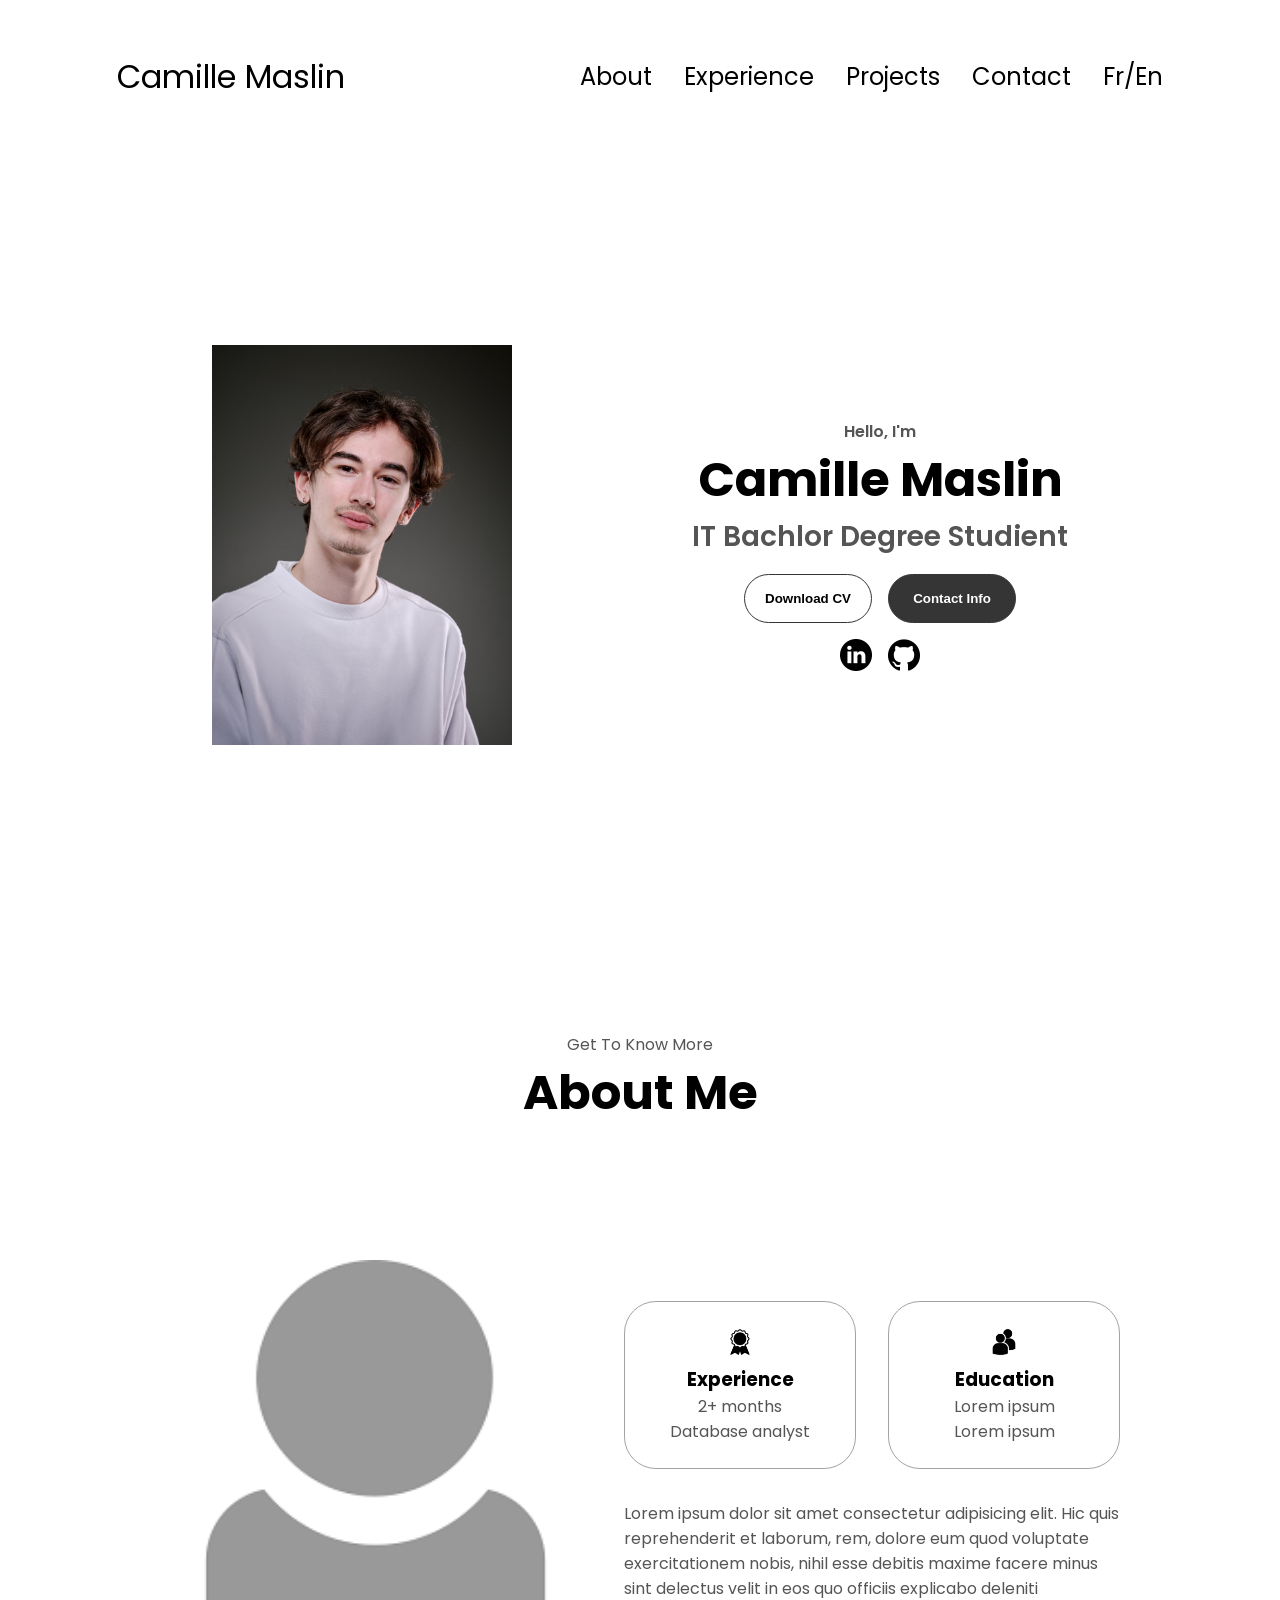
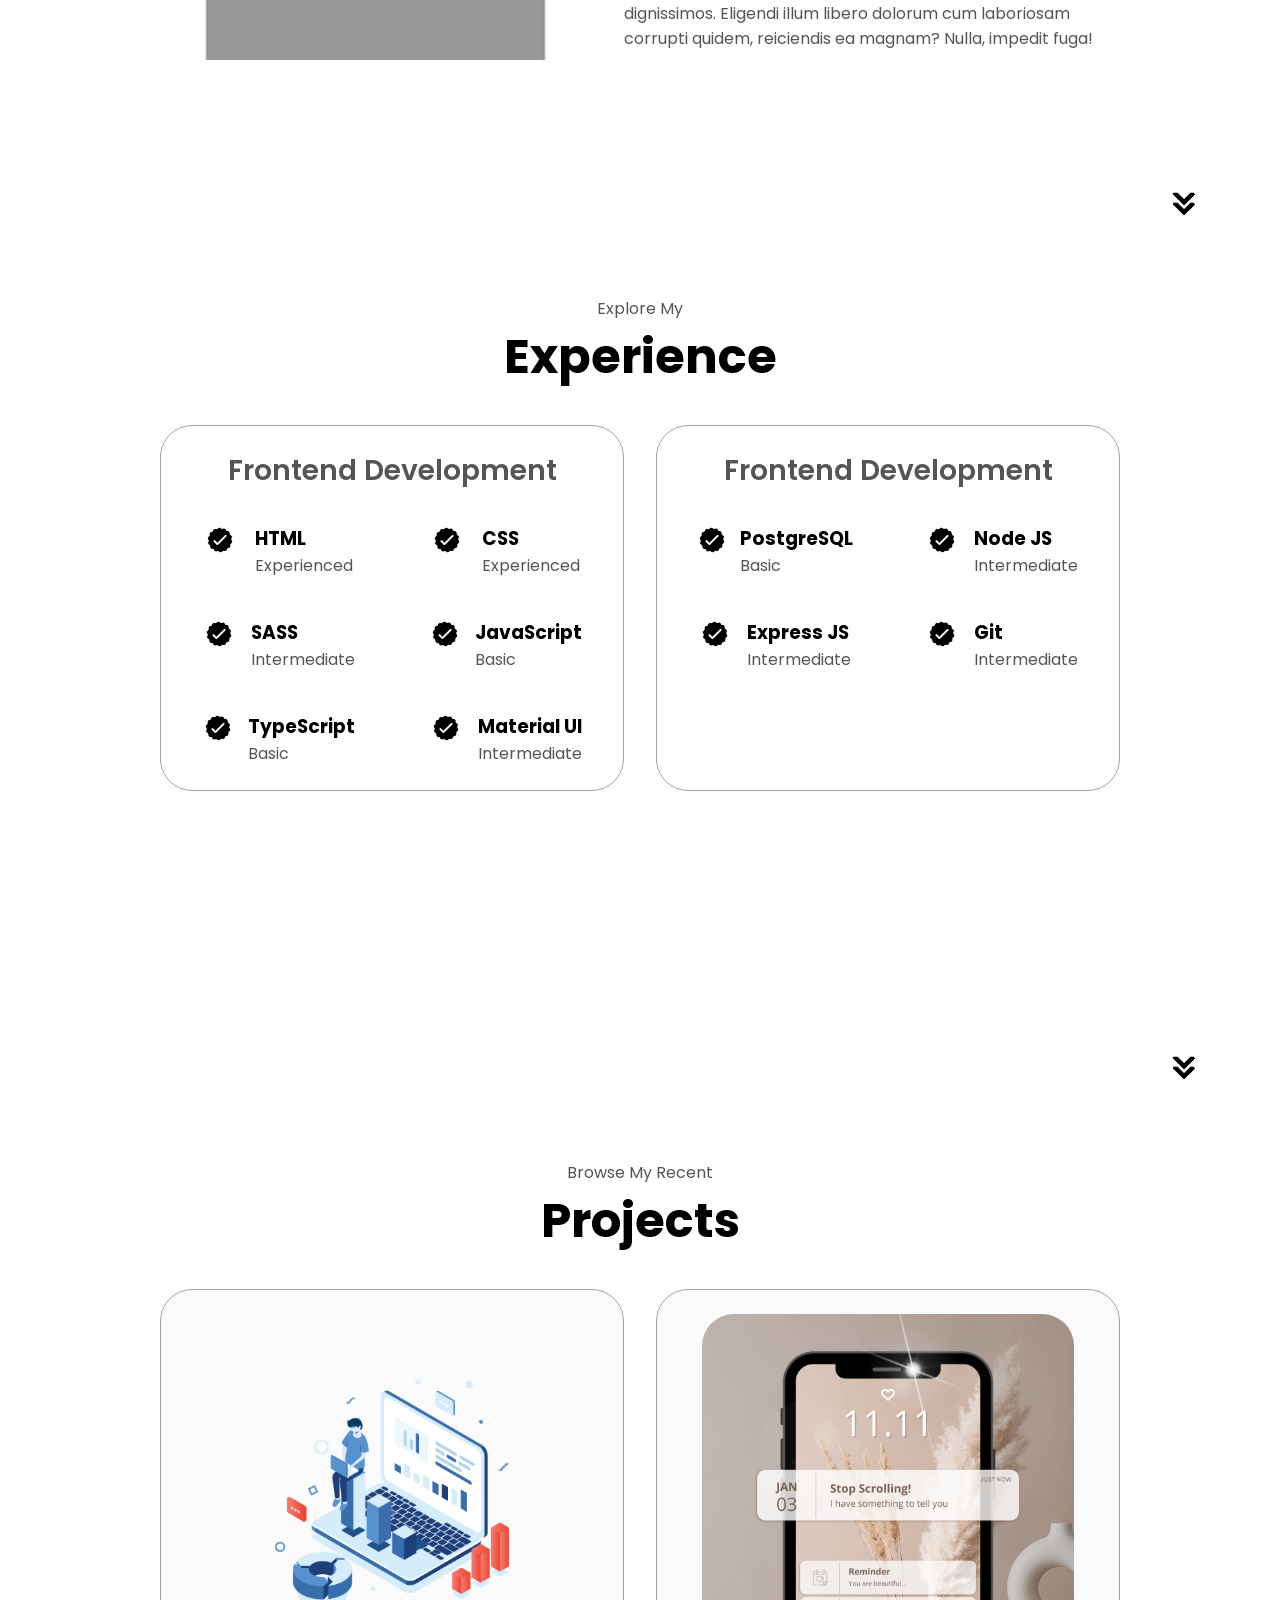
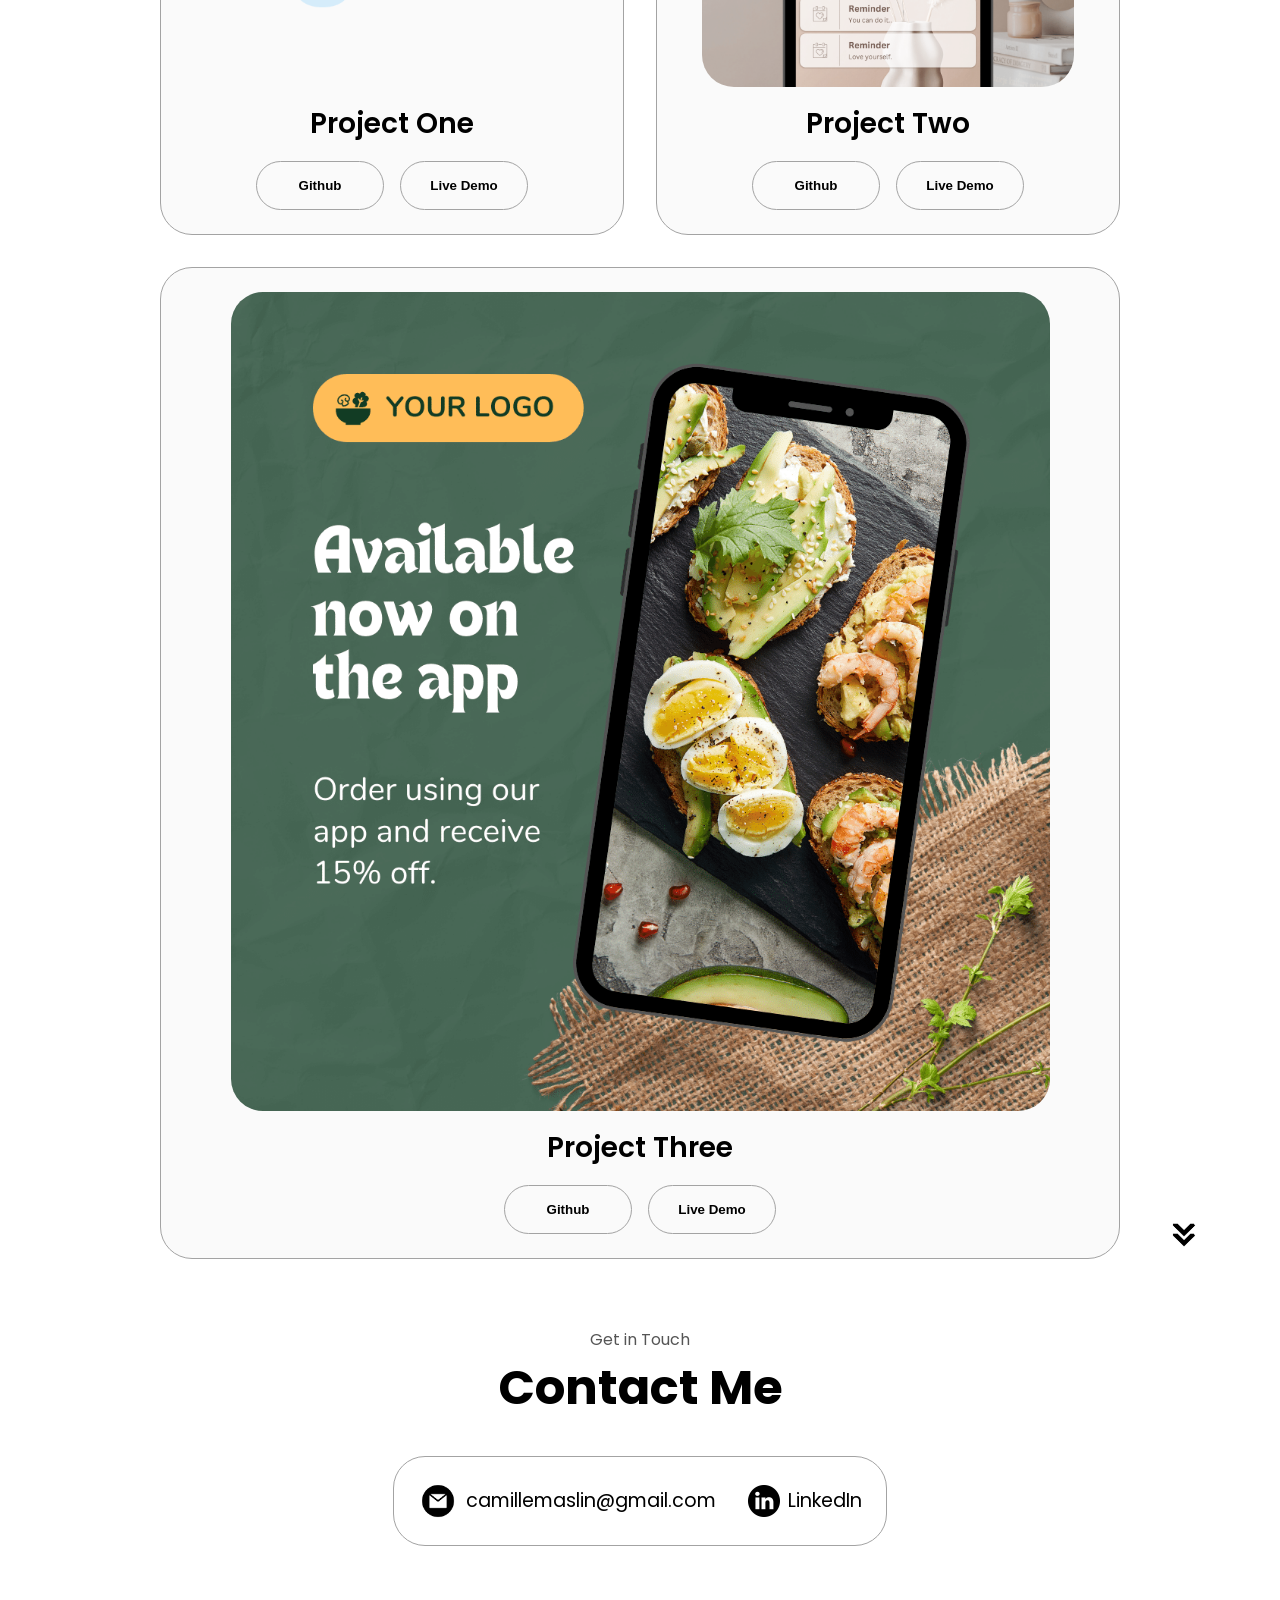
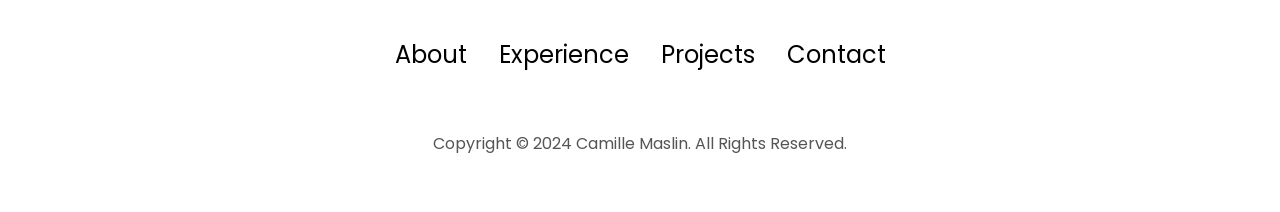
<file: index.html>
<!DOCTYPE html>
<html lang="en">
  <head>
    <meta charset="UTF-8" />
    <meta http-equiv="X-UA-Compatible" content="IE=edge" />
    <meta name="viewport" content="width=device-width, initial-scale=1.0" />
    <title>My Portfolio</title>
    <link rel="stylesheet" href="style.css" />
    <link rel="stylesheet" href="mediaqueries.css" />
  </head>
  <body>
    <nav id="desktop-nav">
      <div class="logo">Camille Maslin</div>
      <div>
        <ul class="nav-links">
          <li><a href="#about">About</a></li>
          <li><a href="#experience">Experience</a></li>
          <li><a href="#projects">Projects</a></li>
          <li><a href="#contact">Contact</a></li>
          <li><a href="index_Francais.html">Fr/En</a></li>
        </ul>
      </div>
    </nav>
    <nav id="hamburger-nav">
      <div class="logo">Camille Maslin</div>
      <div class="hamburger-menu">
        <div class="hamburger-icon" onclick="toggleMenu()">
          <span></span>
          <span></span>
          <span></span>
        </div>
        <div class="menu-links">
          <li><a href="#about" onclick="toggleMenu()">About</a></li>
          <li><a href="#experience" onclick="toggleMenu()">Experience</a></li>
          <li><a href="#projects" onclick="toggleMenu()">Projects</a></li>
          <li><a href="#contact" onclick="toggleMenu()">Contact</a></li>
        </div>
      </div>
    </nav>
    <section id="profile">
      <div class="section__pic-container">
        <img src="./assets/profile-pic.png" alt="Camille Maslin profile picture" />
      </div>
      <div class="section__text">
        <p class="section__text__p1">Hello, I'm</p>
        <h1 class="title">Camille Maslin</h1>
        <p class="section__text__p2">IT Bachlor Degree Studient</p>
        <div class="btn-container">
          <button
            class="btn btn-color-2"
            onclick="window.open('./assets/resume-example.pdf')"
          >
            Download CV
          </button>
          <button class="btn btn-color-1" onclick="location.href='./#contact'">
            Contact Info
          </button>
        </div>
        <div id="socials-container">
          <img
            src="./assets/linkedin.png"
            alt="My LinkedIn profile"
            class="icon"
            onclick="location.href='https://linkedin.com/in/camille-maslin'"
          />
          <img
            src="./assets/github.png"
            alt="My Github profile"
            class="icon"
            onclick="location.href='https://github.com/'"
          />
        </div>
      </div>
    </section>
    <section id="about">
      <p class="section__text__p1">Get To Know More</p>
      <h1 class="title">About Me</h1>
      <div class="section-container">
        <div class="section__pic-container">
          <img
            src="./assets/about-pic.png"
            alt="Profile picture"
            class="about-pic"
          />
        </div>
        <div class="about-details-container">
          <div class="about-containers">
            <div class="details-container">
              <img
                src="./assets/experience.png"
                alt="Experience icon"
                class="icon"
              />
              <h3>Experience</h3>
              <p>2+ months <br />Database analyst</p>
            </div>
            <div class="details-container">
              <img
                src="./assets/education.png"
                alt="Education icon"
                class="icon"
              />
              <h3>Education</h3>
              <p>Lorem ipsum<br />Lorem ipsum</p>
            </div>
          </div>
          <div class="text-container">
            <p>
              Lorem ipsum dolor sit amet consectetur adipisicing elit. Hic quis
              reprehenderit et laborum, rem, dolore eum quod voluptate
              exercitationem nobis, nihil esse debitis maxime facere minus sint
              delectus velit in eos quo officiis explicabo deleniti dignissimos.
              Eligendi illum libero dolorum cum laboriosam corrupti quidem,
              reiciendis ea magnam? Nulla, impedit fuga!
            </p>
          </div>
        </div>
      </div>
      <img
        src="./assets/arrow.png"
        alt="Arrow icon"
        class="icon arrow"
        onclick="location.href='./#experience'"
      />
    </section>
    <section id="experience">
      <p class="section__text__p1">Explore My</p>
      <h1 class="title">Experience</h1>
      <div class="experience-details-container">
        <div class="about-containers">
          <div class="details-container">
            <h2 class="experience-sub-title">Frontend Development</h2>
            <div class="article-container">
              <article>
                <img
                  src="./assets/checkmark.png"
                  alt="Experience icon"
                  class="icon"
                />
                <div>
                  <h3>HTML</h3>
                  <p>Experienced</p>
                </div>
              </article>
              <article>
                <img
                  src="./assets/checkmark.png"
                  alt="Experience icon"
                  class="icon"
                />
                <div>
                  <h3>CSS</h3>
                  <p>Experienced</p>
                </div>
              </article>
              <article>
                <img
                  src="./assets/checkmark.png"
                  alt="Experience icon"
                  class="icon"
                />
                <div>
                  <h3>SASS</h3>
                  <p>Intermediate</p>
                </div>
              </article>
              <article>
                <img
                  src="./assets/checkmark.png"
                  alt="Experience icon"
                  class="icon"
                />
                <div>
                  <h3>JavaScript</h3>
                  <p>Basic</p>
                </div>
              </article>
              <article>
                <img
                  src="./assets/checkmark.png"
                  alt="Experience icon"
                  class="icon"
                />
                <div>
                  <h3>TypeScript</h3>
                  <p>Basic</p>
                </div>
              </article>
              <article>
                <img
                  src="./assets/checkmark.png"
                  alt="Experience icon"
                  class="icon"
                />
                <div>
                  <h3>Material UI</h3>
                  <p>Intermediate</p>
                </div>
              </article>
            </div>
          </div>
          <div class="details-container">
            <h2 class="experience-sub-title">Frontend Development</h2>
            <div class="article-container">
              <article>
                <img
                  src="./assets/checkmark.png"
                  alt="Experience icon"
                  class="icon"
                />
                <div>
                  <h3>PostgreSQL</h3>
                  <p>Basic</p>
                </div>
              </article>
              <article>
                <img
                  src="./assets/checkmark.png"
                  alt="Experience icon"
                  class="icon"
                />
                <div>
                  <h3>Node JS</h3>
                  <p>Intermediate</p>
                </div>
              </article>
              <article>
                <img
                  src="./assets/checkmark.png"
                  alt="Experience icon"
                  class="icon"
                />
                <div>
                  <h3>Express JS</h3>
                  <p>Intermediate</p>
                </div>
              </article>
              <article>
                <img
                  src="./assets/checkmark.png"
                  alt="Experience icon"
                  class="icon"
                />
                <div>
                  <h3>Git</h3>
                  <p>Intermediate</p>
                </div>
              </article>
            </div>
          </div>
        </div>
      </div>
      <img
        src="./assets/arrow.png"
        alt="Arrow icon"
        class="icon arrow"
        onclick="location.href='./#projects'"
      />
    </section>
    <section id="projects">
      <p class="section__text__p1">Browse My Recent</p>
      <h1 class="title">Projects</h1>
      <div class="experience-details-container">
        <div class="about-containers">
          <div class="details-container color-container">
            <div class="article-container">
              <img
                src="./assets/project-1.png"
                alt="Project 1"
                class="project-img"
              />
            </div>
            <h2 class="experience-sub-title project-title">Project One</h2>
            <div class="btn-container">
              <button
                class="btn btn-color-2 project-btn"
                onclick="location.href='https://github.com/'"
              >
                Github
              </button>
              <button
                class="btn btn-color-2 project-btn"
                onclick="location.href='https://github.com/'"
              >
                Live Demo
              </button>
            </div>
          </div>
          <div class="details-container color-container">
            <div class="article-container">
              <img
                src="./assets/project-2.png"
                alt="Project 2"
                class="project-img"
              />
            </div>
            <h2 class="experience-sub-title project-title">Project Two</h2>
            <div class="btn-container">
              <button
                class="btn btn-color-2 project-btn"
                onclick="location.href='https://github.com/'"
              >
                Github
              </button>
              <button
                class="btn btn-color-2 project-btn"
                onclick="location.href='https://github.com/'"
              >
                Live Demo
              </button>
            </div>
          </div>
          <div class="details-container color-container">
            <div class="article-container">
              <img
                src="./assets/project-3.png"
                alt="Project 3"
                class="project-img"
              />
            </div>
            <h2 class="experience-sub-title project-title">Project Three</h2>
            <div class="btn-container">
              <button
                class="btn btn-color-2 project-btn"
                onclick="location.href='https://github.com/'"
              >
                Github
              </button>
              <button
                class="btn btn-color-2 project-btn"
                onclick="location.href='https://github.com/'"
              >
                Live Demo
              </button>
            </div>
          </div>
        </div>
      </div>
      <img
        src="./assets/arrow.png"
        alt="Arrow icon"
        class="icon arrow"
        onclick="location.href='./#contact'"
      />
    </section>
    <section id="contact">
      <p class="section__text__p1">Get in Touch</p>
      <h1 class="title">Contact Me</h1>
      <div class="contact-info-upper-container">
        <div class="contact-info-container">
          <img
            src="./assets/email.png"
            alt="Email icon"
            class="icon contact-icon email-icon"
          />
          <p><a href="mailto:camillemaslin@gmail.com">camillemaslin@gmail.com</a></p>
        </div>
        <div class="contact-info-container">
          <img
            src="./assets/linkedin.png"
            alt="LinkedIn icon"
            class="icon contact-icon"
          />
          <p><a href="https://www.linkedin.com/in/camille-maslin">LinkedIn</a></p>
        </div>
      </div>
    </section>
    <footer>
      <nav>
        <div class="nav-links-container">
          <ul class="nav-links">
            <li><a href="#about">About</a></li>
            <li><a href="#experience">Experience</a></li>
            <li><a href="#projects">Projects</a></li>
            <li><a href="#contact">Contact</a></li>
          </ul>
        </div>
      </nav>
      <p>Copyright &#169; 2024 Camille Maslin. All Rights Reserved.</p>
    </footer>
    <script src="script.js"></script>
  </body>
</html>
</file>
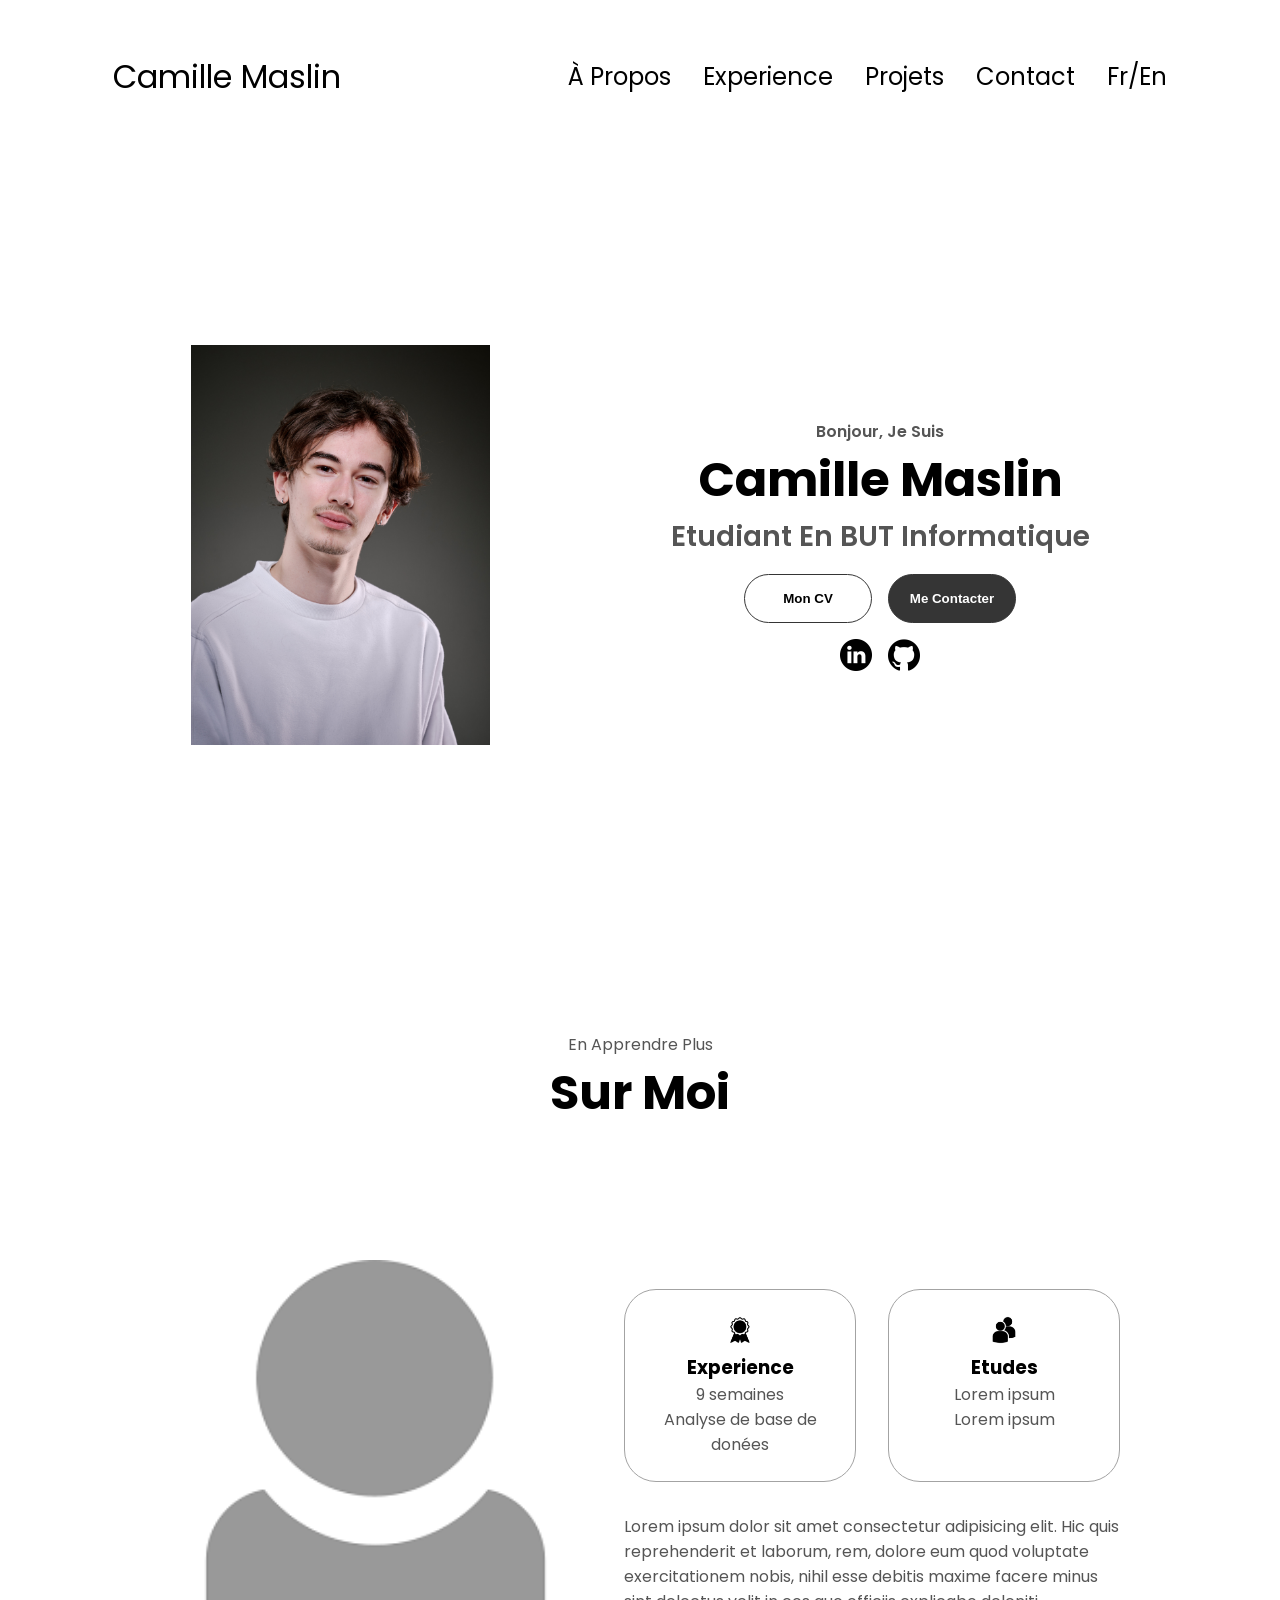
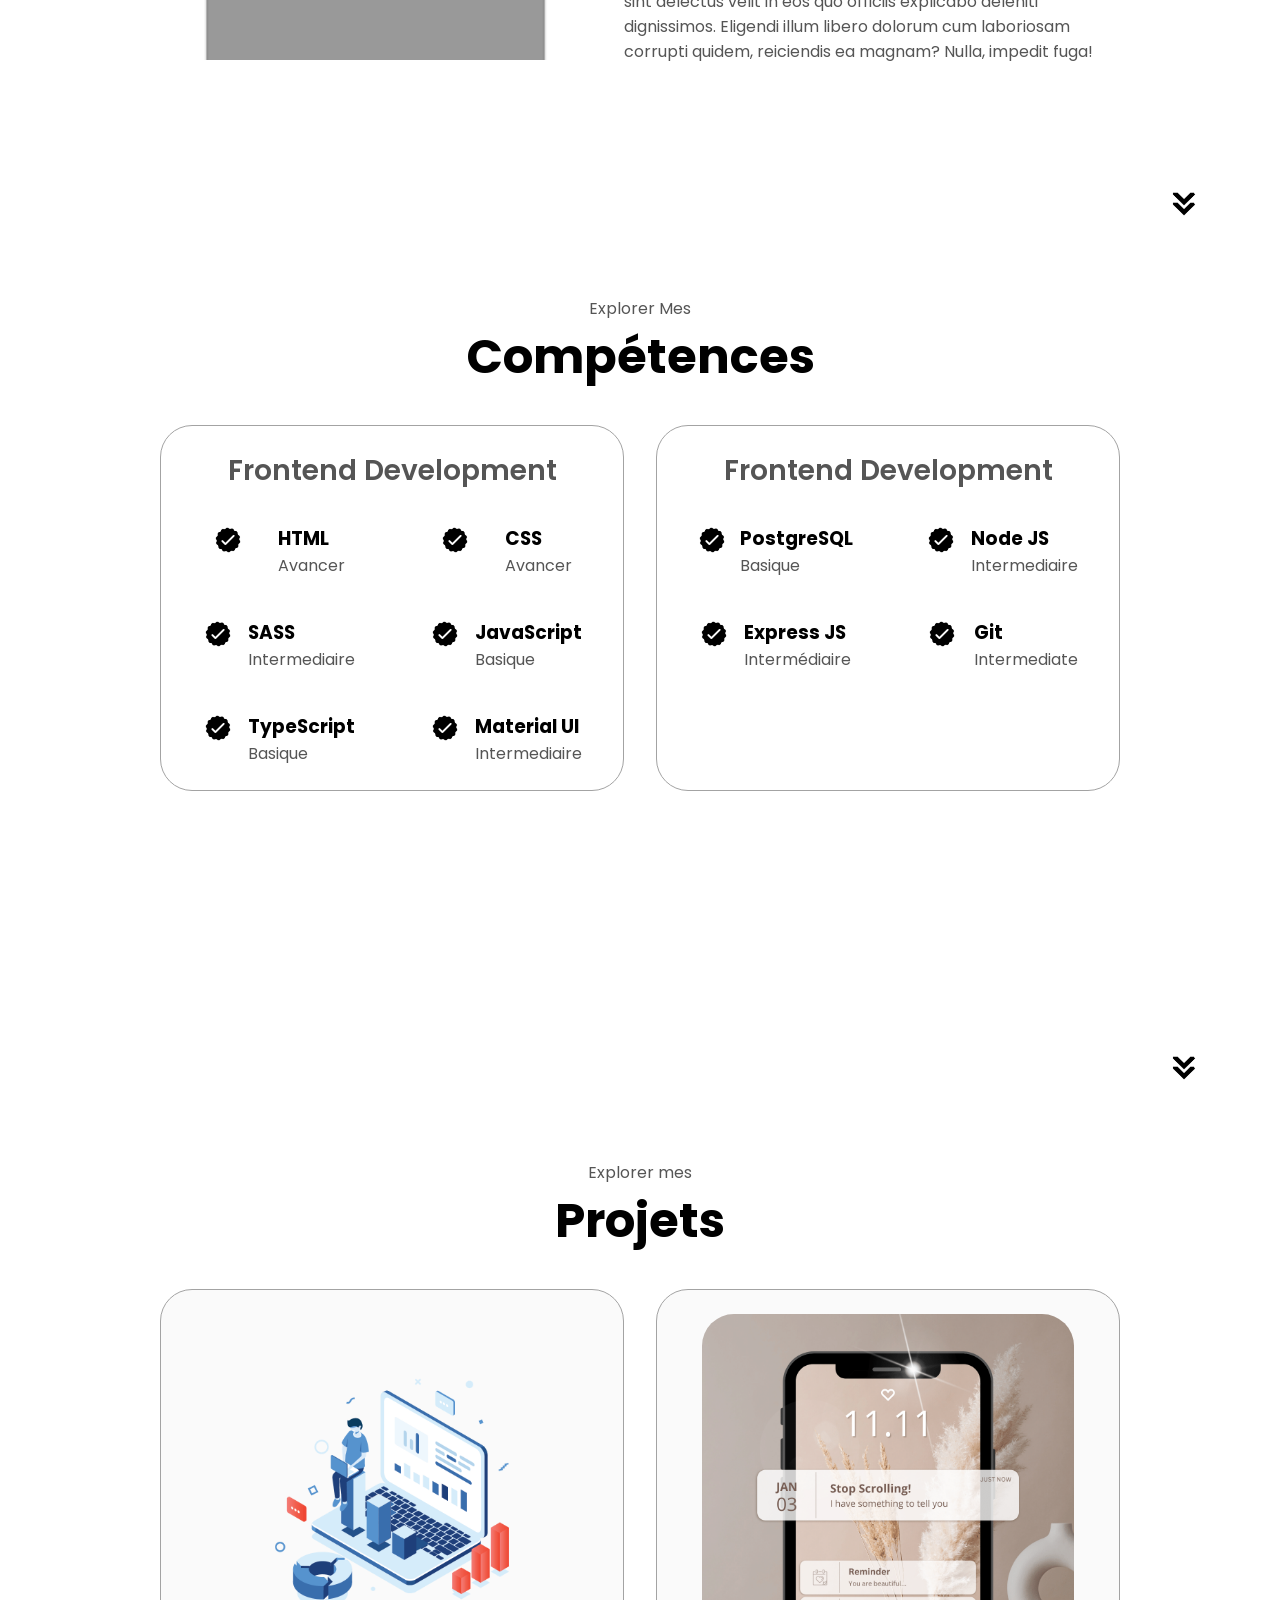
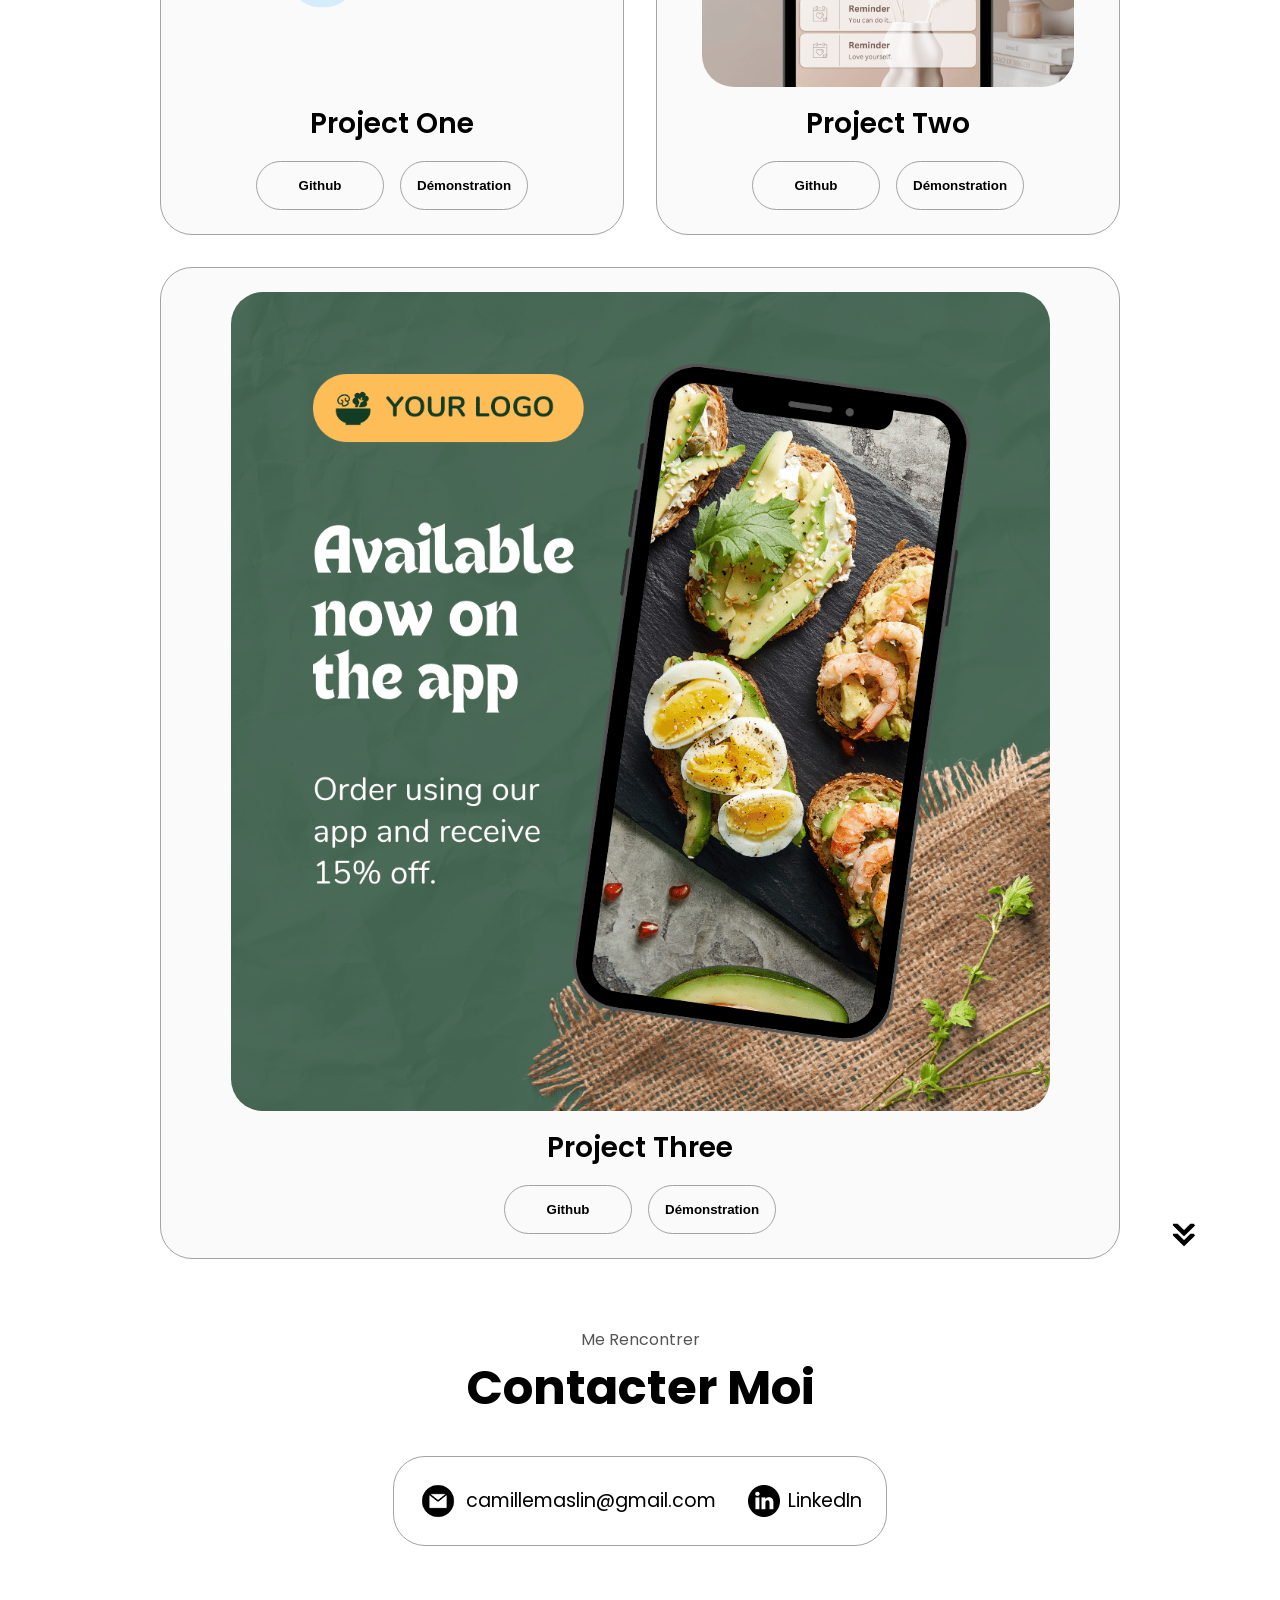
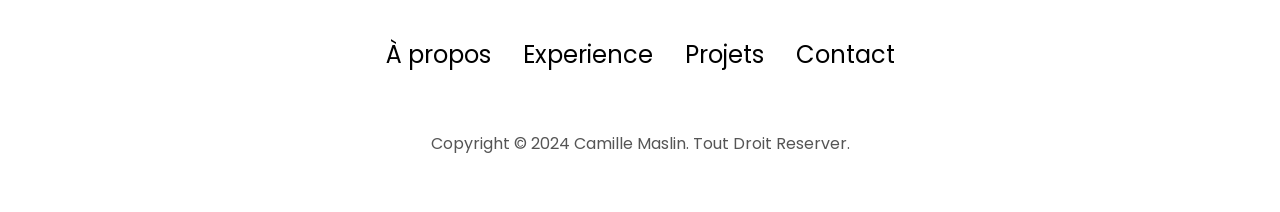
<file: index_Francais.html>
<!DOCTYPE html>
<html lang="en">
  <head>
    <meta charset="UTF-8" />
    <meta http-equiv="X-UA-Compatible" content="IE=edge" />
    <meta name="viewport" content="width=device-width, initial-scale=1.0" />
    <title>My Portfolio</title>
    <link rel="stylesheet" href="style.css" />
    <link rel="stylesheet" href="mediaqueries.css" />
  </head>
  <body>
    <nav id="desktop-nav">
      <div class="logo">Camille Maslin</div>
      <div>
        <ul class="nav-links">
          <li><a href="#about">À Propos</a></li>
          <li><a href="#experience">Experience</a></li>
          <li><a href="#projects">Projets</a></li>
          <li><a href="#contact">Contact</a></li>
          <li><a href="#Fr/En">Fr/En</a></li>
        </ul>
      </div>
    </nav>
    <nav id="hamburger-nav">
      <div class="logo">Camille Maslin</div>
      <div class="hamburger-menu">
        <div class="hamburger-icon" onclick="toggleMenu()">
          <span></span>
          <span></span>
          <span></span>
        </div>
        <div class="menu-links">
          <li><a href="#about" onclick="toggleMenu()">À Propos</a></li>
          <li><a href="#experience" onclick="toggleMenu()">Experience</a></li>
          <li><a href="#projects" onclick="toggleMenu()">Projets</a></li>
          <li><a href="#contact" onclick="toggleMenu()">Contact</a></li>
        </div>
      </div>
    </nav>
    <section id="profile">
      <div class="section__pic-container">
        <img src="./assets/profile-pic.png" alt="foto de profil de Camille Maslin" />
      </div>
      <div class="section__text">
        <p class="section__text__p1">Bonjour, Je Suis</p>
        <h1 class="title">Camille Maslin</h1>
        <p class="section__text__p2">Etudiant En BUT Informatique</p>
        <div class="btn-container">
          <button
            class="btn btn-color-2"
            onclick="window.open('./assets/resume-example.pdf')"
          >
            Mon CV
          </button>
          <button class="btn btn-color-1" onclick="location.href='./#contact'">
            Me Contacter
          </button>
        </div>
        <div id="socials-container">
          <img
            src="./assets/linkedin.png"
            alt="My LinkedIn profile"
            class="icon"
            onclick="location.href='https://linkedin.com/in/camille-maslin'"
          />
          <img
            src="./assets/github.png"
            alt="My Github profile"
            class="icon"
            onclick="location.href='https://github.com/'"
          />
        </div>
      </div>
    </section>
    <section id="about">
      <p class="section__text__p1">En Apprendre Plus</p>
      <h1 class="title">Sur Moi</h1>
      <div class="section-container">
        <div class="section__pic-container">
          <img
            src="./assets/about-pic.png"
            alt="Profile picture"
            class="about-pic"
          />
        </div>
        <div class="about-details-container">
          <div class="about-containers">
            <div class="details-container">
              <img
                src="./assets/experience.png"
                alt="Experience icon"
                class="icon"
              />
              <h3>Experience</h3>
              <p>9 semaines <br />Analyse de base de donées</p>
            </div>
            <div class="details-container">
              <img
                src="./assets/education.png"
                alt="Education icon"
                class="icon"
              />
              <h3>Etudes</h3>
              <p>Lorem ipsum<br />Lorem ipsum</p>
            </div>
          </div>
          <div class="text-container">
            <p>
              Lorem ipsum dolor sit amet consectetur adipisicing elit. Hic quis
              reprehenderit et laborum, rem, dolore eum quod voluptate
              exercitationem nobis, nihil esse debitis maxime facere minus sint
              delectus velit in eos quo officiis explicabo deleniti dignissimos.
              Eligendi illum libero dolorum cum laboriosam corrupti quidem,
              reiciendis ea magnam? Nulla, impedit fuga!
            </p>
          </div>
        </div>
      </div>
      <img
        src="./assets/arrow.png"
        alt="Arrow icon"
        class="icon arrow"
        onclick="location.href='./#experience'"
      />
    </section>
    <section id="experience">
      <p class="section__text__p1">Explorer Mes</p>
      <h1 class="title">Compétences</h1>
      <div class="experience-details-container">
        <div class="about-containers">
          <div class="details-container">
            <h2 class="experience-sub-title">Frontend Development</h2>
            <div class="article-container">
              <article>
                <img
                  src="./assets/checkmark.png"
                  alt="Experience icon"
                  class="icon"
                />
                <div>
                  <h3>HTML</h3>
                  <p>Avancer</p>
                </div>
              </article>
              <article>
                <img
                  src="./assets/checkmark.png"
                  alt="Experience icon"
                  class="icon"
                />
                <div>
                  <h3>CSS</h3>
                  <p>Avancer</p>
                </div>
              </article>
              <article>
                <img
                  src="./assets/checkmark.png"
                  alt="Experience icon"
                  class="icon"
                />
                <div>
                  <h3>SASS</h3>
                  <p>Intermediaire</p>
                </div>
              </article>
              <article>
                <img
                  src="./assets/checkmark.png"
                  alt="Experience icon"
                  class="icon"
                />
                <div>
                  <h3>JavaScript</h3>
                  <p>Basique</p>
                </div>
              </article>
              <article>
                <img
                  src="./assets/checkmark.png"
                  alt="Experience icon"
                  class="icon"
                />
                <div>
                  <h3>TypeScript</h3>
                  <p>Basique</p>
                </div>
              </article>
              <article>
                <img
                  src="./assets/checkmark.png"
                  alt="Experience icon"
                  class="icon"
                />
                <div>
                  <h3>Material UI</h3>
                  <p>Intermediaire</p>
                </div>
              </article>
            </div>
          </div>
          <div class="details-container">
            <h2 class="experience-sub-title">Frontend Development</h2>
            <div class="article-container">
              <article>
                <img
                  src="./assets/checkmark.png"
                  alt="Experience icon"
                  class="icon"
                />
                <div>
                  <h3>PostgreSQL</h3>
                  <p>Basique</p>
                </div>
              </article>
              <article>
                <img
                  src="./assets/checkmark.png"
                  alt="Experience icon"
                  class="icon"
                />
                <div>
                  <h3>Node JS</h3>
                  <p>Intermediaire</p>
                </div>
              </article>
              <article>
                <img
                  src="./assets/checkmark.png"
                  alt="Experience icon"
                  class="icon"
                />
                <div>
                  <h3>Express JS</h3>
                  <p>Intermédiaire</p>
                </div>
              </article>
              <article>
                <img
                  src="./assets/checkmark.png"
                  alt="Experience icon"
                  class="icon"
                />
                <div>
                  <h3>Git</h3>
                  <p>Intermediate</p>
                </div>
              </article>
            </div>
          </div>
        </div>
      </div>
      <img
        src="./assets/arrow.png"
        alt="Arrow icon"
        class="icon arrow"
        onclick="location.href='./#projects'"
      />
    </section>
    <section id="projects">
      <p class="section__text__p1">Explorer mes</p>
      <h1 class="title">Projets</h1>
      <div class="experience-details-container">
        <div class="about-containers">
          <div class="details-container color-container">
            <div class="article-container">
              <img
                src="./assets/project-1.png"
                alt="Project 1"
                class="project-img"
              />
            </div>
            <h2 class="experience-sub-title project-title">Project One</h2>
            <div class="btn-container">
              <button
                class="btn btn-color-2 project-btn"
                onclick="location.href='https://github.com/'"
              >
                Github
              </button>
              <button
                class="btn btn-color-2 project-btn"
                onclick="location.href='https://github.com/'"
              >
                Démonstration
              </button>
            </div>
          </div>
          <div class="details-container color-container">
            <div class="article-container">
              <img
                src="./assets/project-2.png"
                alt="Project 2"
                class="project-img"
              />
            </div>
            <h2 class="experience-sub-title project-title">Project Two</h2>
            <div class="btn-container">
              <button
                class="btn btn-color-2 project-btn"
                onclick="location.href='https://github.com/'"
              >
                Github
              </button>
              <button
                class="btn btn-color-2 project-btn"
                onclick="location.href='https://github.com/'"
              >
                Démonstration
              </button>
            </div>
          </div>
          <div class="details-container color-container">
            <div class="article-container">
              <img
                src="./assets/project-3.png"
                alt="Project 3"
                class="project-img"
              />
            </div>
            <h2 class="experience-sub-title project-title">Project Three</h2>
            <div class="btn-container">
              <button
                class="btn btn-color-2 project-btn"
                onclick="location.href='https://github.com/'"
              >
                Github
              </button>
              <button
                class="btn btn-color-2 project-btn"
                onclick="location.href='https://github.com/'"
              >
                Démonstration
              </button>
            </div>
          </div>
        </div>
      </div>
      <img
        src="./assets/arrow.png"
        alt="Arrow icon"
        class="icon arrow"
        onclick="location.href='./#contact'"
      />
    </section>
    <section id="contact">
      <p class="section__text__p1">Me Rencontrer</p>
      <h1 class="title">Contacter Moi</h1>
      <div class="contact-info-upper-container">
        <div class="contact-info-container">
          <img
            src="./assets/email.png"
            alt="Email icon"
            class="icon contact-icon email-icon"
          />
          <p><a href="mailto:camillemaslin@gmail.com">camillemaslin@gmail.com</a></p>
        </div>
        <div class="contact-info-container">
          <img
            src="./assets/linkedin.png"
            alt="LinkedIn icon"
            class="icon contact-icon"
          />
          <p><a href="https://www.linkedin.com/in/camille-maslin">LinkedIn</a></p>
        </div>
      </div>
    </section>
    <footer>
      <nav>
        <div class="nav-links-container">
          <ul class="nav-links">
            <li><a href="#about">À propos</a></li>
            <li><a href="#experience">Experience</a></li>
            <li><a href="#projects">Projets</a></li>
            <li><a href="#contact">Contact</a></li>
          </ul>
        </div>
      </nav>
      <p>Copyright &#169; 2024 Camille Maslin. Tout Droit Reserver.</p>
    </footer>
    <script src="script.js"></script>
  </body>
</html>
</file>
<file: style.css>
/* GENERAL */

@import url("https://fonts.googleapis.com/css2?family=Poppins:wght@300;400;500;600&display=swap");

* {
  margin: 0;
  padding: 0;
}

body {
  font-family: "Poppins", sans-serif;
}

html {
  scroll-behavior: smooth;
}

p {
  color: rgb(85, 85, 85);
}

/* TRANSITION */

a,
.btn {
  transition: all 300ms ease;
}

/* DESKTOP NAV */

nav,
.nav-links {
  display: flex;
}

nav {
  justify-content: space-around;
  align-items: center;
  height: 17vh;
}

.nav-links {
  gap: 2rem;
  list-style: none;
  font-size: 1.5rem;
}

a {
  color: black;
  text-decoration: none;
  text-decoration-color: white;
}

a:hover {
  color: grey;
  text-decoration: underline;
  text-underline-offset: 1rem;
  text-decoration-color: rgb(181, 181, 181);
}

.logo {
  font-size: 2rem;
}

.logo:hover {
  cursor: default;
}

/* HAMBURGER MENU */

#hamburger-nav {
  display: none;
}

.hamburger-menu {
  position: relative;
  display: inline-block;
}

.hamburger-icon {
  display: flex;
  flex-direction: column;
  justify-content: space-between;
  height: 24px;
  width: 30px;
  cursor: pointer;
}

.hamburger-icon span {
  width: 100%;
  height: 2px;
  background-color: black;
  transition: all 0.3 ease-in-out;
}

.menu-links {
  position: absolute;
  top: 100%;
  right: 0;
  background-color: white;
  width: fit-content;
  max-height: 0;
  overflow: hidden;
  transition: all 0.3 ease-in-out;
}

.menu-links a {
  display: block;
  padding: 10px;
  text-align: center;
  font-size: 1.5rem;
  color: black;
  text-decoration: none;
  transition: all 0.3 ease-in-out;
}

.menu-links li {
  list-style: none;
}

.menu-links.open {
  max-height: 300px;
}

.hamburger-icon.open span:first-child {
  transform: rotate(45deg) translate(10px, 5px);
}

.hamburger-icon.open span:nth-child(2) {
  opacity: 0;
}

.hamburger-icon.open span:last-child {
  transform: rotate(-45deg) translate(10px, -5px);
}

.hamburger-icon span:first-child {
  transform: none;
}

.hamburger-icon span:first-child {
  opacity: 1;
}

.hamburger-icon span:first-child {
  transform: none;
}

/* SECTIONS */

section {
  padding-top: 4vh;
  height: 96vh;
  margin: 0 10rem;
  box-sizing: border-box;
  min-height: fit-content;
}

.section-container {
  display: flex;
}

/* PROFILE SECTION */

#profile {
  display: flex;
  justify-content: center;
  gap: 5rem;
  height: 80vh;
}

.section__pic-container {
  display: flex;
  height: 400px;
  width: 400px;
  margin: auto 0;
}

.section__text {
  align-self: center;
  text-align: center;
}

.section__text p {
  font-weight: 600;
}

.section__text__p1 {
  text-align: center;
}

.section__text__p2 {
  font-size: 1.75rem;
  margin-bottom: 1rem;
}

.title {
  font-size: 3rem;
  text-align: center;
}

#socials-container {
  display: flex;
  justify-content: center;
  margin-top: 1rem;
  gap: 1rem;
}

/* ICONS */

.icon {
  cursor: pointer;
  height: 2rem;
}

/* BUTTONS */

.btn-container {
  display: flex;
  justify-content: center;
  gap: 1rem;
}

.btn {
  font-weight: 600;
  transition: all 300ms ease;
  padding: 1rem;
  width: 8rem;
  border-radius: 2rem;
}

.btn-color-1,
.btn-color-2 {
  border: rgb(53, 53, 53) 0.1rem solid;
}

.btn-color-1:hover,
.btn-color-2:hover {
  cursor: pointer;
}

.btn-color-1,
.btn-color-2:hover {
  background: rgb(53, 53, 53);
  color: white;
}

.btn-color-1:hover {
  background: rgb(0, 0, 0);
}

.btn-color-2 {
  background: none;
}

.btn-color-2:hover {
  border: rgb(255, 255, 255) 0.1rem solid;
}

.btn-container {
  gap: 1rem;
}

/* ABOUT SECTION */

#about {
  position: relative;
}

.about-containers {
  gap: 2rem;
  margin-bottom: 2rem;
  margin-top: 2rem;
}

.about-details-container {
  justify-content: center;
  flex-direction: column;
}

.about-containers,
.about-details-container {
  display: flex;
}

.about-pic {
  border-radius: 2rem;
}

.arrow {
  position: absolute;
  right: -5rem;
  bottom: 2.5rem;
}

.details-container {
  padding: 1.5rem;
  flex: 1;
  background: white;
  border-radius: 2rem;
  border: rgb(53, 53, 53) 0.1rem solid;
  border-color: rgb(163, 163, 163);
  text-align: center;
}

.section-container {
  gap: 4rem;
  height: 80%;
}

.section__pic-container {
  height: 400px;
  width: 400px;
  margin: auto 0;
}

/* EXPERIENCE SECTION */

#experience {
  position: relative;
}

.experience-sub-title {
  color: rgb(85, 85, 85);
  font-weight: 600;
  font-size: 1.75rem;
  margin-bottom: 2rem;
}

.experience-details-container {
  display: flex;
  justify-content: center;
  flex-direction: column;
}

.article-container {
  display: flex;
  text-align: initial;
  flex-wrap: wrap;
  flex-direction: row;
  gap: 2.5rem;
  justify-content: space-around;
}

article {
  display: flex;
  width: 10rem;
  justify-content: space-around;
  gap: 0.5rem;
}

article .icon {
  cursor: default;
}

/* PROJECTS SECTION */

#projects {
  position: relative;
}

.color-container {
  border-color: rgb(163, 163, 163);
  background: rgb(250, 250, 250);
}

.project-img {
  border-radius: 2rem;
  width: 90%;
  height: 90%;
}

.project-title {
  margin: 1rem;
  color: black;
}

.project-btn {
  color: black;
  border-color: rgb(163, 163, 163);
}

/* CONTACT */

#contact {
  display: flex;
  justify-content: center;
  flex-direction: column;
  height: 70vh;
}

.contact-info-upper-container {
  display: flex;
  justify-content: center;
  border-radius: 2rem;
  border: rgb(53, 53, 53) 0.1rem solid;
  border-color: rgb(163, 163, 163);
  background: (250, 250, 250);
  margin: 2rem auto;
  padding: 0.5rem;
}

.contact-info-container {
  display: flex;
  align-items: center;
  justify-content: center;
  gap: 0.5rem;
  margin: 1rem;
}

.contact-info-container p {
  font-size: larger;
}

.contact-icon {
  cursor: default;
}

.email-icon {
  height: 2.5rem;
}

/* FOOTER SECTION */

footer {
  height: 26vh;
  margin: 0 1rem;
}

footer p {
  text-align: center;
}
</file>
<file: mediaqueries.css>
@media screen and (max-width: 1400px) {
    #profile {
      height: 83vh;
      margin-bottom: 6rem;
    }
    .about-containers {
      flex-wrap: wrap;
    }
    #contact,
    #projects {
      height: fit-content;
    }
  }
  
  @media screen and (max-width: 1200px) {
    #desktop-nav {
      display: none;
    }
    #hamburger-nav {
      display: flex;
    }
    #experience,
    .experience-details-container {
      margin-top: 2rem;
    }
    #profile,
    .section-container {
      display: block;
    }
    .arrow {
      display: none;
    }
    section,
    .section-container {
      height: fit-content;
    }
    section {
      margin: 0 5%;
    }
    .section__pic-container {
      width: 275px;
      height: 275px;
      margin: 0 auto 2rem;
    }
    .about-containers {
      margin-top: 0;
    }
  }
  
  @media screen and (max-width: 600px) {
    #contact,
    footer {
      height: 40vh;
    }
    #profile {
      height: 83vh;
      margin-bottom: 0;
    }
    article {
      font-size: 1rem;
    }
    footer nav {
      height: fit-content;
      margin-bottom: 2rem;
    }
    .about-containers,
    .contact-info-upper-container,
    .btn-container {
      flex-wrap: wrap;
    }
    .contact-info-container {
      margin: 0;
    }
    .contact-info-container p,
    .nav-links li a {
      font-size: 1rem;
    }
    .experience-sub-title {
      font-size: 1.25rem;
    }
    .logo {
      font-size: 1.5rem;
    }
    .nav-links {
      flex-direction: column;
      gap: 0.5rem;
      text-align: center;
    }
    .section__pic-container {
      width: auto;
      height: 46vw;
      justify-content: center;
    }
    .section__text__p2 {
      font-size: 1.25rem;
    }
    .title {
      font-size: 2rem;
    }
    .text-container {
      text-align: justify;
    }
  }
</file>
